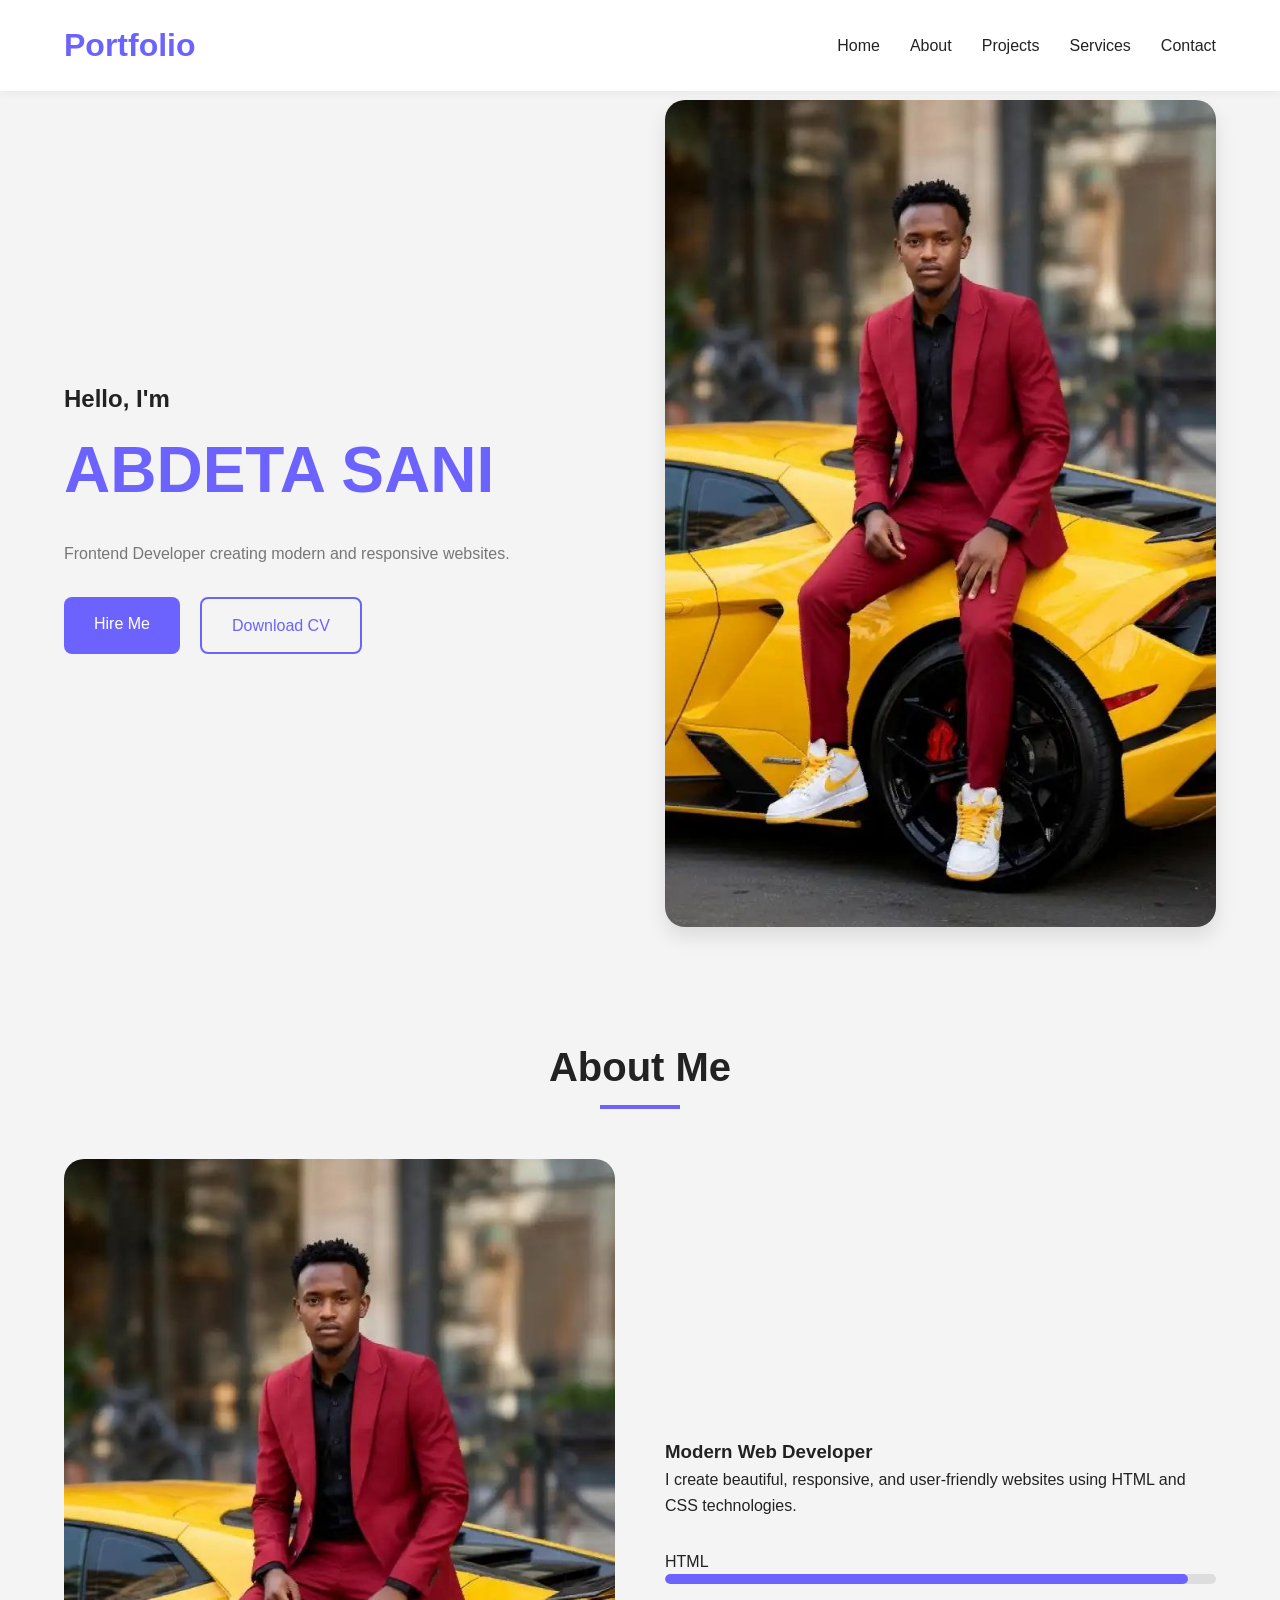
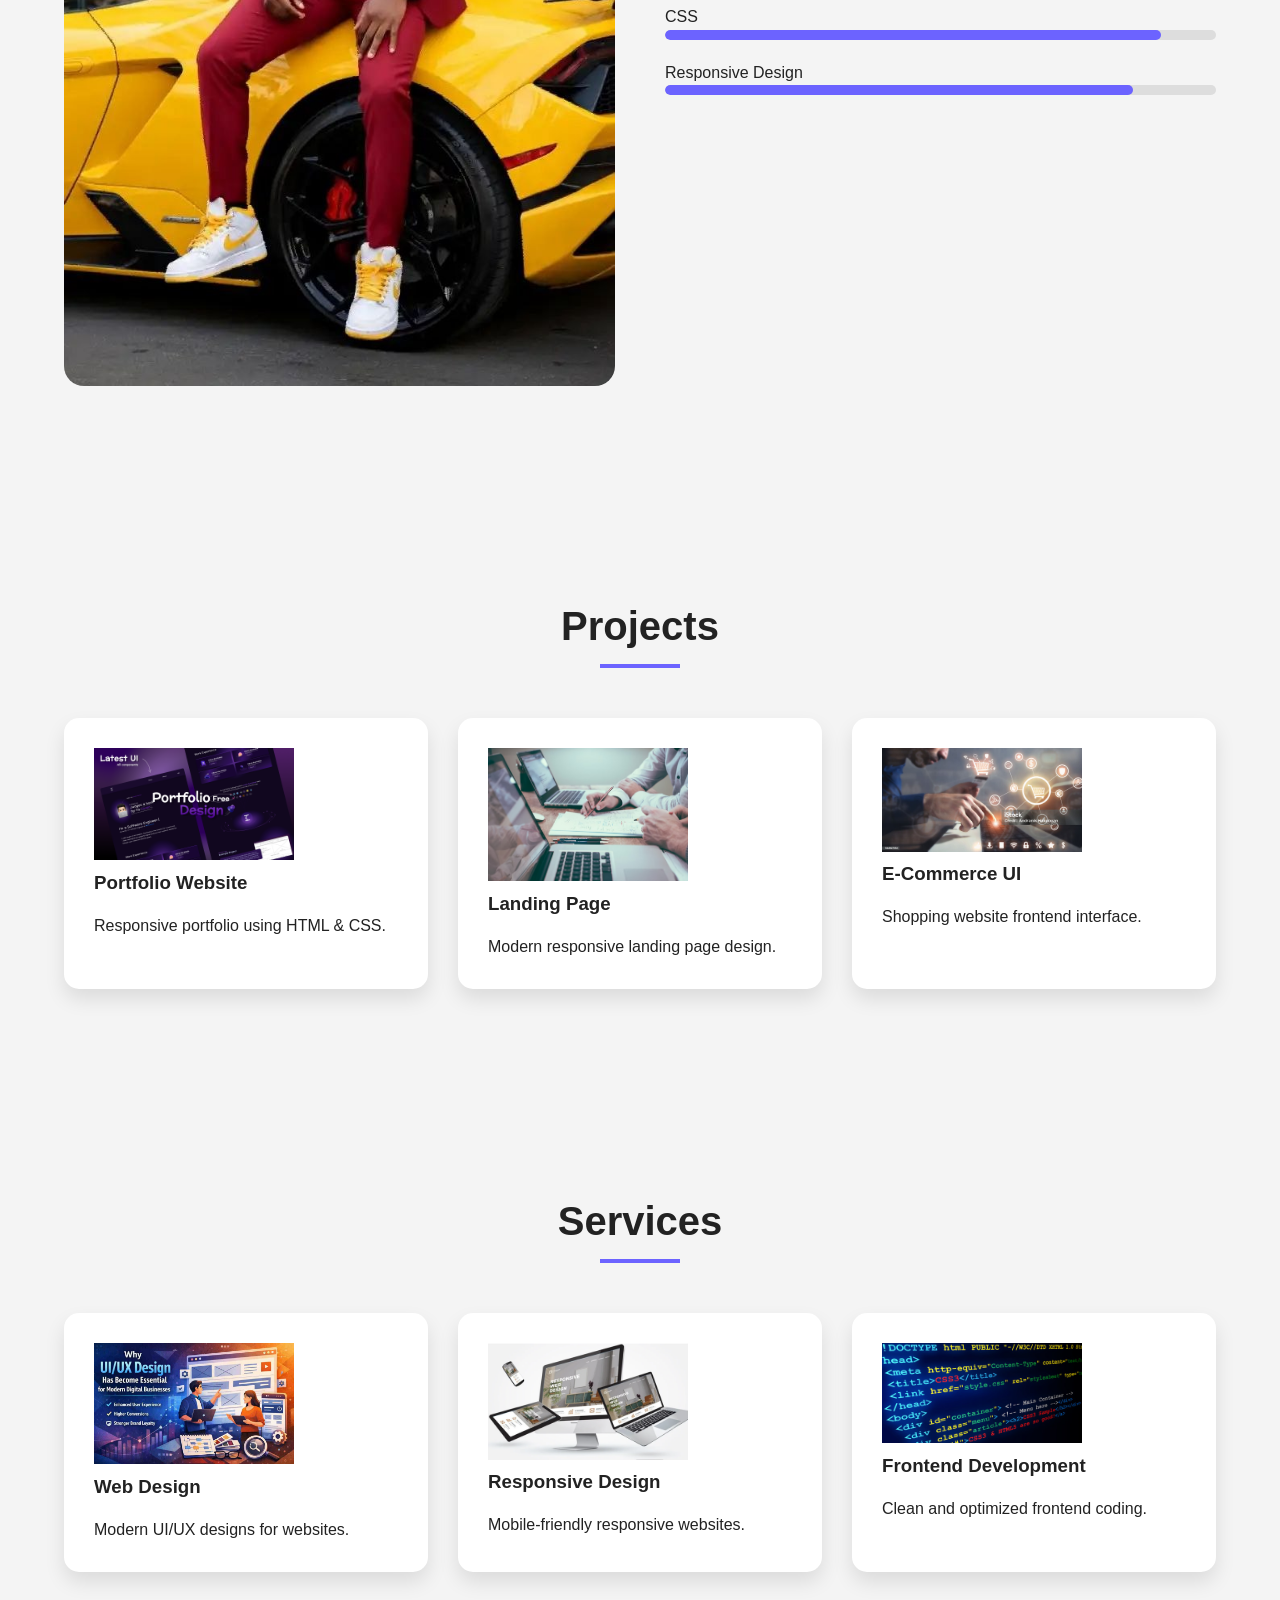
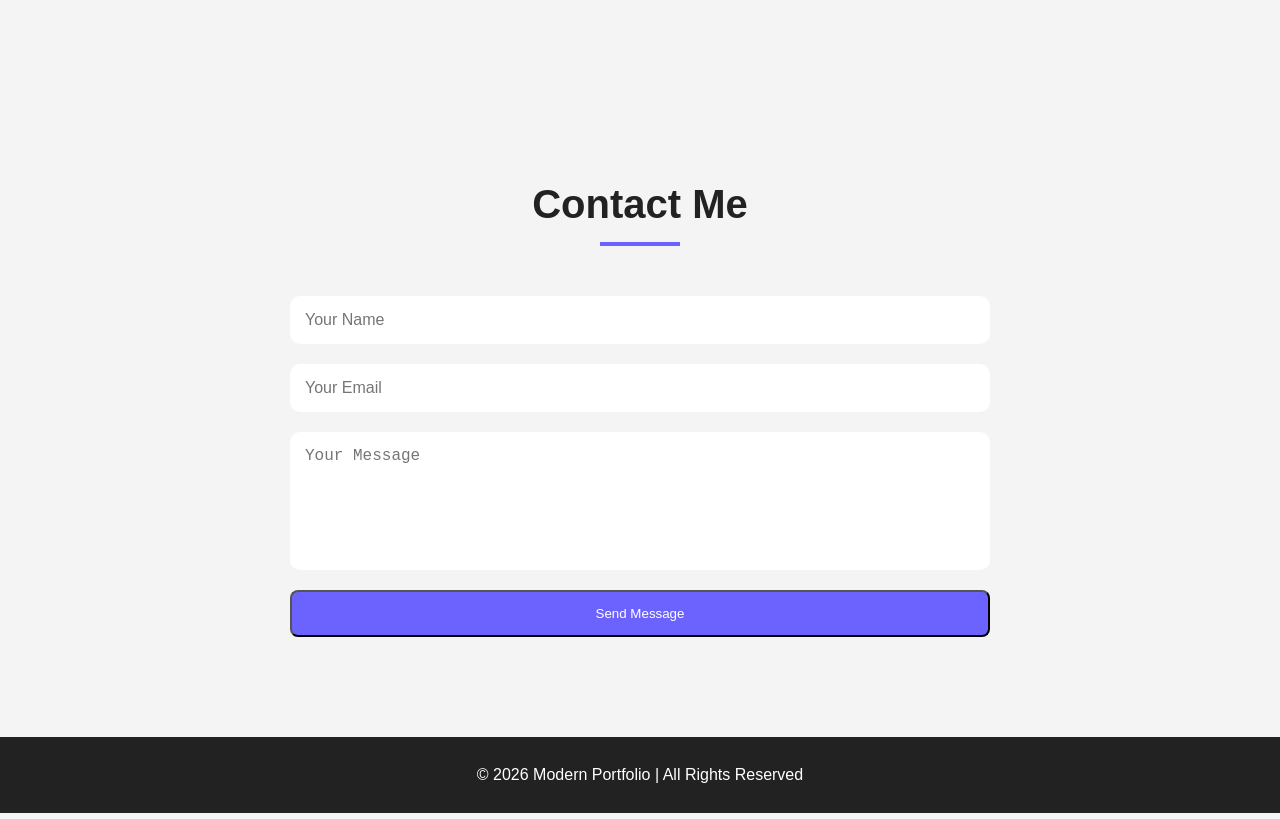
<file: index.html>
<!DOCTYPE html>
<html lang="en">
<head>
  <meta charset="UTF-8" />
  <meta name="viewport" content="width=device-width, initial-scale=1.0"/>
  <title>Modern Portfolio</title>

  <link rel="stylesheet" href="style.css">
</head>
<body>

  <!-- HEADER -->
  <header class="header">
    <div class="container nav-container">

      <h1 class="logo">Portfolio</h1>

      <nav>
        <ul class="nav-links">
          <li><a href="#home">Home</a></li>
          <li><a href="#about">About</a></li>
          <li><a href="#projects">Projects</a></li>
          <li><a href="#services">Services</a></li>
          <li><a href="#contact">Contact</a></li>
        </ul>
      </nav>

    </div>
  </header>

  <!-- HERO SECTION -->
  <section class="hero" id="home">

    <div class="container hero-grid">

      <div class="hero-text">
        <h2>Hello, I'm</h2>
        <h1>ABDETA SANI</h1>
        <p>
          Frontend Developer creating modern and responsive websites.
        </p>

        <div class="hero-buttons">
          <a href="#" class="btn">Hire Me</a>
          <a href="#" class="btn btn-outline">Download CV</a>
        </div>
      </div>

      <div class="hero-image">
        <img src="profile.png"width="200px" alt="Profile"/>
      </div>

    </div>

  </section>

  <!-- ABOUT -->
  <section class="about section" id="about">

    <div class="container">

      <h2 class="section-title">About Me</h2>

      <div class="about-grid">

        <div>
          <img src="profile.png" alt="">
        </div>

        <div class="about-content">
          <h3>Modern Web Developer</h3>

          <p>
            I create beautiful, responsive, and user-friendly websites
            using HTML and CSS technologies.
          </p>

          <div class="skills">

            <div class="skill">
              <p>HTML</p>
              <div class="progress">
                <span style="width:95%"></span>
              </div>
            </div>

            <div class="skill">
              <p>CSS</p>
              <div class="progress">
                <span style="width:90%"></span>
              </div>
            </div>

            <div class="skill">
              <p>Responsive Design</p>
              <div class="progress">
                <span style="width:85%"></span>
              </div>
            </div>

          </div>

        </div>

      </div>

    </div>

  </section>

  <!-- PROJECTS -->
  <section class="projects section" id="projects">

    <div class="container">

      <h2 class="section-title">Projects</h2>

      <div class="project-grid">

        <div class="card">
           <div>
          <img src="project1.png"width="200px" alt="">
        </div>
  
          <h3>Portfolio Website</h3>
          <p>Responsive portfolio using HTML & CSS.</p>
        </div>

        <div class="card">
             <div>
          <img src="project2.avif"width="200px" alt="">
        </div>

          <h3>Landing Page</h3>
          <p>Modern responsive landing page design.</p>
        </div>

        <div class="card">
           <div>
          <img src="project3.jpg"width="200px" alt="">
        </div>
          <h3>E-Commerce UI</h3>
          <p>Shopping website frontend interface.</p>
        </div>

      </div>

    </div>

  </section>

  <!-- SERVICES -->
  <section class="services section" id="services">

    <div class="container">

      <h2 class="section-title">Services</h2>

      <div class="service-grid">

        <div class="card">
           <div>
          <img src="proj.jpg"width="200px" alt="">
        </div>
          <h3>Web Design</h3>
          <p>Modern UI/UX designs for websites.</p>
        </div>

        <div class="card">
           <div>
          <img src="prof.webp"width="200px" alt="">
        </div>
          <h3>Responsive Design</h3>
        
          <p>Mobile-friendly responsive websites.</p>
        </div>

        <div class="card">
            <div>
          <img src="porx.jpg"width="200px" alt="">
        </div>
          <h3>Frontend Development</h3>
          <p>Clean and optimized frontend coding.</p>
        </div>

      </div>

    </div>

  </section>

  <!-- CONTACT -->
  <section class="contact section" id="contact">

    <div class="container">

      <h2 class="section-title">Contact Me</h2>

      <form class="contact-form">

        <input type="text" placeholder="Your Name">
        <input type="email" placeholder="Your Email">
        <textarea rows="6" placeholder="Your Message"></textarea>

        <button type="submit" class="btn">
          Send Message
        </button>

      </form>

    </div>

  </section>

  <!-- FOOTER -->
  <footer class="footer">
    <p>© 2026 Modern Portfolio | All Rights Reserved</p>
  </footer>

</body>
</html>
</file>
<file: style.css>
/* =========================
   CSS VARIABLES
========================= */

:root{
  --primary-color:#6c63ff;
  --secondary-color:#4b47c5;
  --dark-color:#222;
  --light-color:#f4f4f4;
  --white:#fff;
  --gray:#777;

  --transition:0.3s ease;

  --shadow:
    0 10px 20px rgba(0,0,0,0.1);
}

/* =========================
   RESET
========================= */

*{
  margin:0;
  padding:0;
  box-sizing:border-box;
}

html{
  scroll-behavior:smooth;
}

body{
  font-family:Arial, Helvetica, sans-serif;
  background:var(--light-color);
  color:var(--dark-color);
  line-height:1.6;
}

/* =========================
   GLOBAL COMPONENTS
========================= */

.container{
  width:90%;
  max-width:1200px;
  margin:auto;
}

.section{
  padding:100px 0;
}

.section-title{
  text-align:center;
  font-size:2.5rem;
  margin-bottom:60px;
  position:relative;
}

.section-title::after{
  content:'';
  width:80px;
  height:4px;
  background:var(--primary-color);
  position:absolute;
  bottom:-10px;
  left:50%;
  transform:translateX(-50%);
}

.btn{
  display:inline-block;
  padding:14px 30px;
  background:var(--primary-color);
  color:var(--white);
  text-decoration:none;
  border-radius:8px;
  transition:var(--transition);
}

.btn:hover{
  background:var(--secondary-color);
  transform:translateY(-5px);
}

.btn-outline{
  background:transparent;
  border:2px solid var(--primary-color);
  color:var(--primary-color);
}

.btn-outline:hover{
  background:var(--primary-color);
  color:var(--white);
}

/* =========================
   HEADER
========================= */

.header{
  width:100%;
  background:var(--white);
  position:fixed;
  top:0;
  left:0;
  z-index:1000;
  box-shadow:0 2px 10px rgba(0,0,0,0.05);
}

.nav-container{
  display:flex;
  justify-content:space-between;
  align-items:center;
  padding:20px 0;
}

.logo{
  color:var(--primary-color);
}

.nav-links{
  display:flex;
  gap:30px;
  list-style:none;
}

.nav-links a{
  text-decoration:none;
  color:var(--dark-color);
  transition:var(--transition);
}

.nav-links a:hover{
  color:var(--primary-color);
}

/* =========================
   HERO SECTION
========================= */

.hero{
  min-height:100vh;
  display:flex;
  align-items:center;
  padding-top:100px;
}

.hero-grid{
  display:grid;
  grid-template-columns:repeat(2,1fr);
  gap:50px;
  align-items:center;
}

.hero-text h1{
  font-size:4rem;
  color:var(--primary-color);
}

.hero-text p{
  margin:20px 0;
  color:var(--gray);
}

.hero-buttons{
  display:flex;
  gap:20px;
  margin-top:30px;
}

.hero-image img{
  width:100%;
  border-radius:20px;
  animation:float 4s ease-in-out infinite;
  box-shadow:var(--shadow);
}

/* Animation */

@keyframes float{
  0%{
    transform:translateY(0);
  }
  50%{
    transform:translateY(-15px);
  }
  100%{
    transform:translateY(0);
  }
}

/* =========================
   ABOUT SECTION
========================= */

.about-grid{
  display:grid;
  grid-template-columns:1fr 1fr;
  gap:50px;
  align-items:center;
}

.about-grid img{
  width:100%;
  border-radius:20px;
}

.skills{
  margin-top:30px;
}

.skill{
  margin-bottom:20px;
}

.progress{
  width:100%;
  height:10px;
  background:#ddd;
  border-radius:20px;
  overflow:hidden;
}

.progress span{
  display:block;
  height:100%;
  background:var(--primary-color);
  border-radius:20px;
}

/* =========================
   PROJECTS
========================= */

.project-grid{
  display:grid;
  grid-template-columns:
    repeat(auto-fit,minmax(250px,1fr));
  gap:30px;
}

/* CARD COMPONENT */

.card{
  background:var(--white);
  padding:30px;
  border-radius:15px;
  box-shadow:var(--shadow);
  transition:var(--transition);
}

.card:hover{
  transform:translateY(-10px);
}

.card h3{
  margin-bottom:15px;
}

/* =========================
   SERVICES
========================= */

.service-grid{
  display:grid;
  grid-template-columns:
    repeat(auto-fit,minmax(250px,1fr));
  gap:30px;
}

/* =========================
   CONTACT
========================= */

.contact-form{
  max-width:700px;
  margin:auto;

  display:flex;
  flex-direction:column;
  gap:20px;
}

.contact-form input,
.contact-form textarea{
  padding:15px;
  border:none;
  border-radius:10px;
  outline:none;
  font-size:1rem;
}

.contact-form textarea{
  resize:none;
}

/* =========================
   FOOTER
========================= */

.footer{
  background:var(--dark-color);
  color:var(--white);
  text-align:center;
  padding:25px;
}

/* =========================
   RESPONSIVE DESIGN
========================= */

@media(max-width:992px){

  .hero-grid,
  .about-grid{
    grid-template-columns:1fr;
    text-align:center;
  }

  .hero-buttons{
    justify-content:center;
  }

}

@media(max-width:768px){

  .nav-container{
    flex-direction:column;
    gap:20px;
  }

  .nav-links{
    flex-wrap:wrap;
    justify-content:center;
    gap:15px;
  }

  .hero-text h1{
    font-size:3rem;
  }

  .section-title{
    font-size:2rem;
  }

}

@media(max-width:500px){

  .hero-text h1{
    font-size:2.3rem;
  }

  .btn{
    padding:12px 20px;
  }

  .section{
    padding:70px 0;
  }

}
</file>
